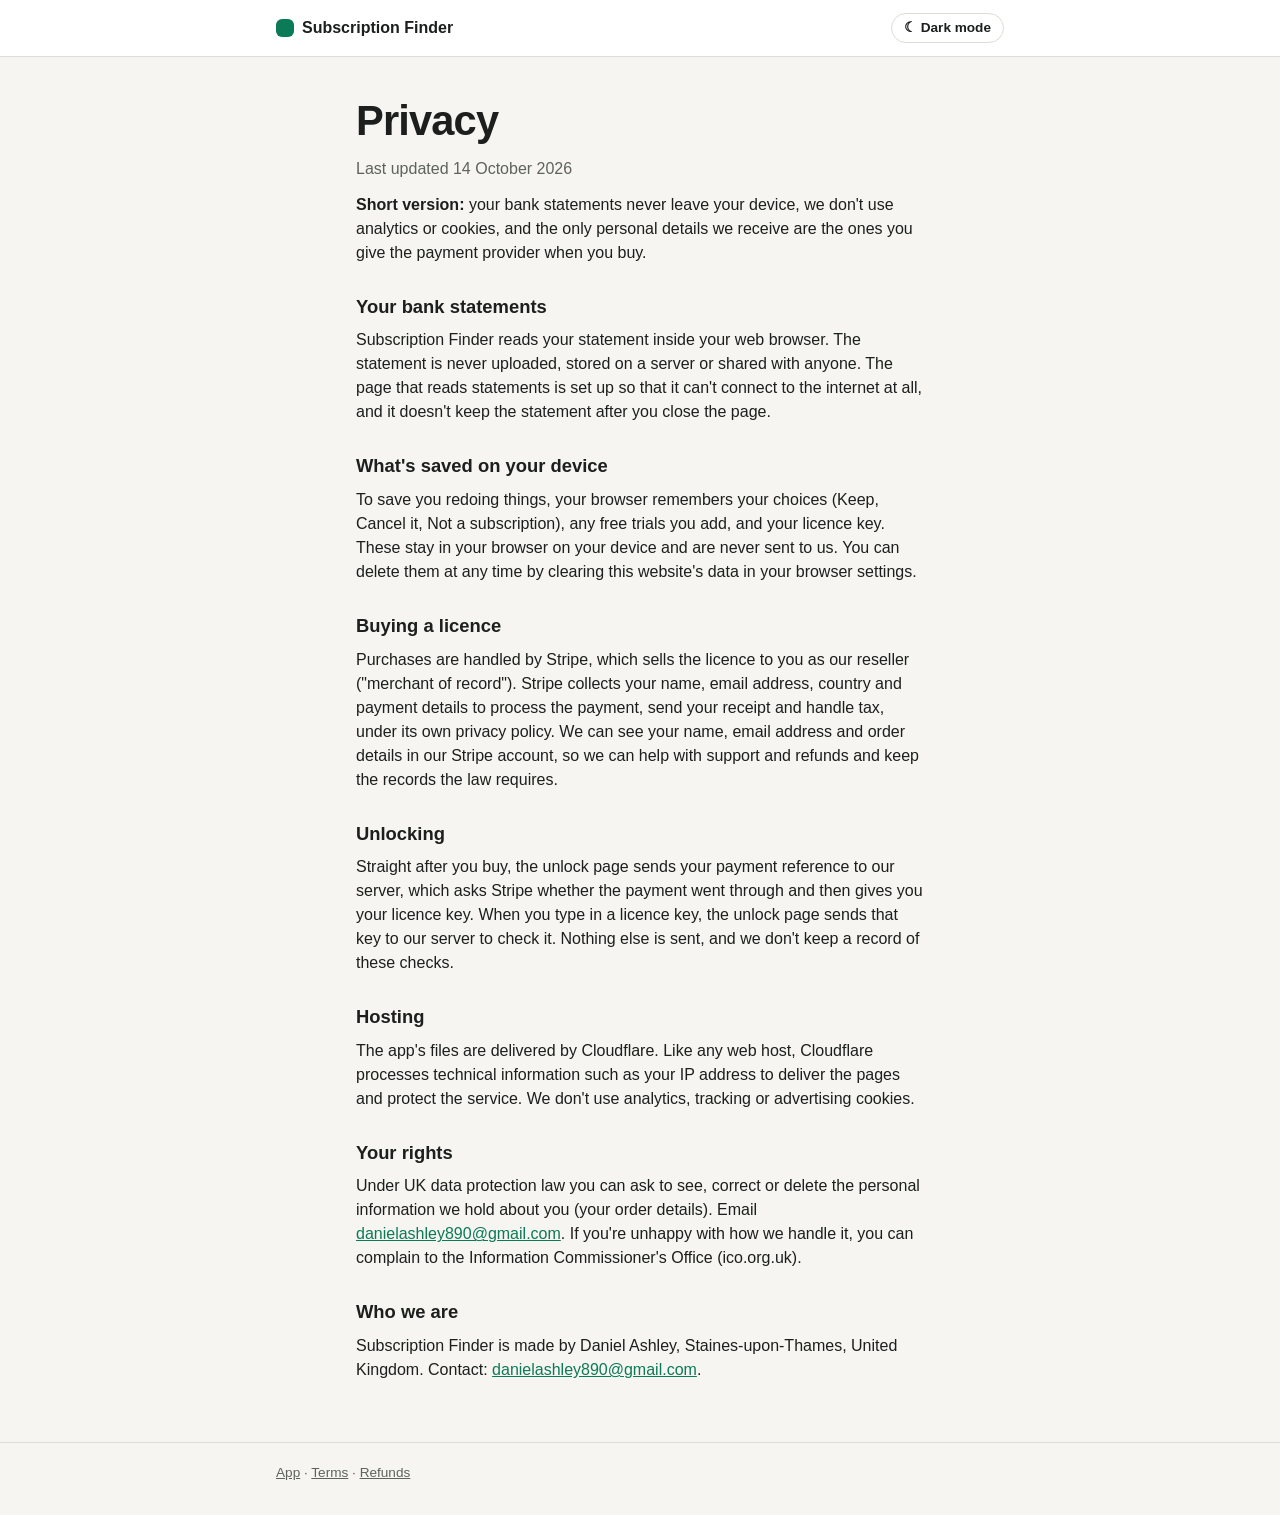
<file: privacy.html>
<!doctype html>
<html lang="en-GB">
<head>
  <meta charset="utf-8">
  <meta name="viewport" content="width=device-width, initial-scale=1">
  <meta http-equiv="Content-Security-Policy" content="default-src 'self'; connect-src 'none'; base-uri 'none'; object-src 'none'">
  <title>Privacy · Subscription Finder</title>
  <link rel="icon" href="icons/icon.svg" type="image/svg+xml">
  <link rel="stylesheet" href="styles.css">
  <script src="theme.js"></script>
</head>
<body>
  <header class="top"><div class="wrap top-inner"><a class="logo" href="index.html"><span class="logo-mark" aria-hidden="true"></span>Subscription Finder</a></div></header>
  <main class="wrap narrow legal">
    <h1>Privacy</h1>
    <p class="muted">Last updated 14 October 2026</p>

    <p><b>Short version:</b> your bank statements never leave your device, we don't use analytics or cookies, and the only personal details we receive are the ones you give the payment provider when you buy.</p>

    <h2>Your bank statements</h2>
    <p>Subscription Finder reads your statement inside your web browser. The statement is never uploaded, stored on a server or shared with anyone. The page that reads statements is set up so that it can't connect to the internet at all, and it doesn't keep the statement after you close the page.</p>

    <h2>What's saved on your device</h2>
    <p>To save you redoing things, your browser remembers your choices (Keep, Cancel it, Not a subscription), any free trials you add, and your licence key. These stay in your browser on your device and are never sent to us. You can delete them at any time by clearing this website's data in your browser settings.</p>

    <h2>Buying a licence</h2>
    <p>Purchases are handled by Stripe, which sells the licence to you as our reseller ("merchant of record"). Stripe collects your name, email address, country and payment details to process the payment, send your receipt and handle tax, under its own privacy policy. We can see your name, email address and order details in our Stripe account, so we can help with support and refunds and keep the records the law requires.</p>

    <h2>Unlocking</h2>
    <p>Straight after you buy, the unlock page sends your payment reference to our server, which asks Stripe whether the payment went through and then gives you your licence key. When you type in a licence key, the unlock page sends that key to our server to check it. Nothing else is sent, and we don't keep a record of these checks.</p>

    <h2>Hosting</h2>
    <p>The app's files are delivered by Cloudflare. Like any web host, Cloudflare processes technical information such as your IP address to deliver the pages and protect the service. We don't use analytics, tracking or advertising cookies.</p>

    <h2>Your rights</h2>
    <p>Under UK data protection law you can ask to see, correct or delete the personal information we hold about you (your order details). Email <a href="mailto:danielashley890@gmail.com">danielashley890@gmail.com</a>. If you're unhappy with how we handle it, you can complain to the Information Commissioner's Office (ico.org.uk).</p>

    <h2>Who we are</h2>
    <p>Subscription Finder is made by Daniel Ashley, Staines-upon-Thames, United Kingdom. Contact: <a href="mailto:danielashley890@gmail.com">danielashley890@gmail.com</a>.</p>
  </main>
  <footer class="foot"><div class="wrap"><a href="index.html">App</a> · <a href="terms.html">Terms</a> · <a href="refunds.html">Refunds</a></div></footer>
</body>
</html>
</file>
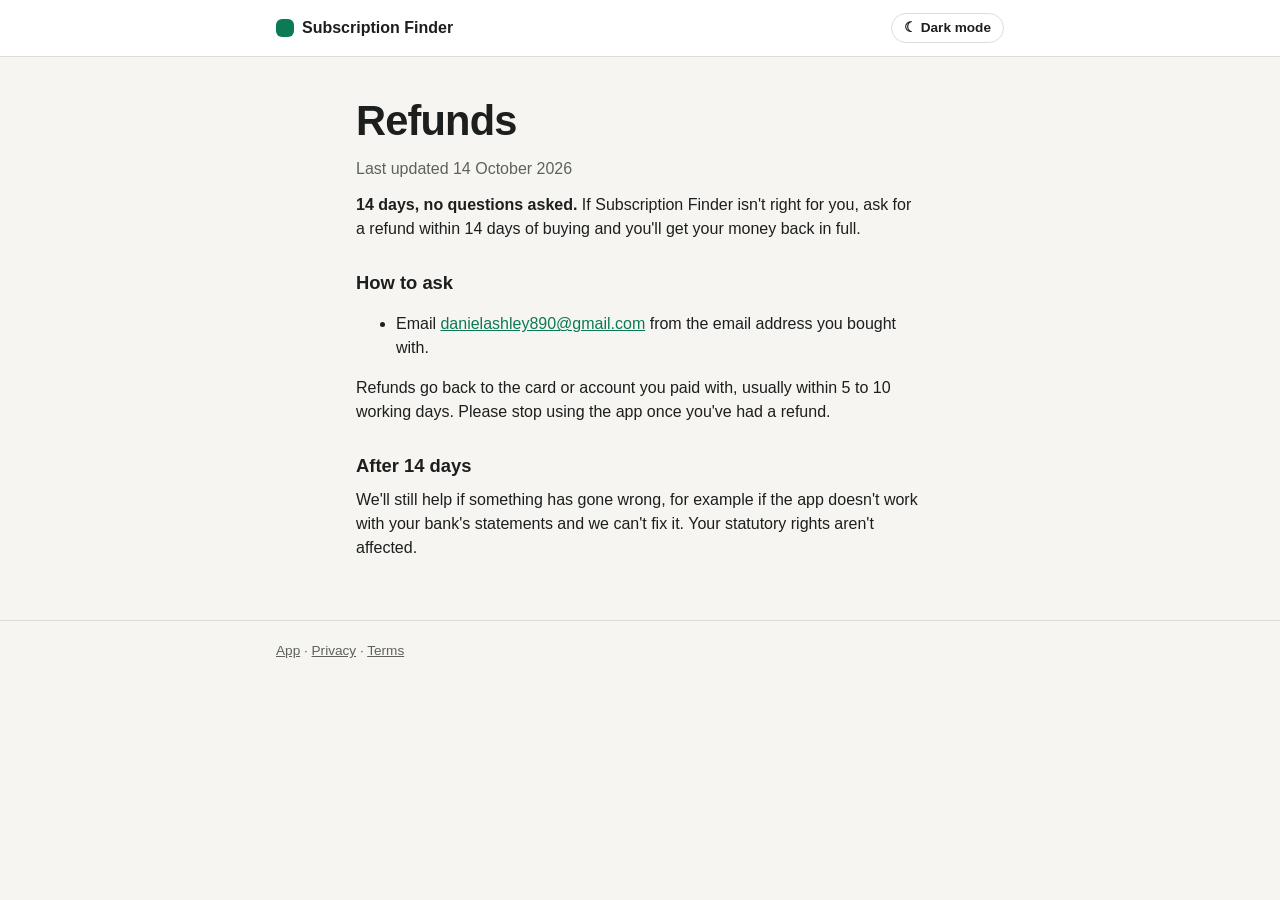
<file: refunds.html>
<!doctype html>
<html lang="en-GB">
<head>
  <meta charset="utf-8">
  <meta name="viewport" content="width=device-width, initial-scale=1">
  <meta http-equiv="Content-Security-Policy" content="default-src 'self'; connect-src 'none'; base-uri 'none'; object-src 'none'">
  <title>Refunds · Subscription Finder</title>
  <link rel="icon" href="icons/icon.svg" type="image/svg+xml">
  <link rel="stylesheet" href="styles.css">
  <script src="theme.js"></script>
</head>
<body>
  <header class="top"><div class="wrap top-inner"><a class="logo" href="index.html"><span class="logo-mark" aria-hidden="true"></span>Subscription Finder</a></div></header>
  <main class="wrap narrow legal">
    <h1>Refunds</h1>
    <p class="muted">Last updated 14 October 2026</p>

    <p><b>14 days, no questions asked.</b> If Subscription Finder isn't right for you, ask for a refund within 14 days of buying and you'll get your money back in full.</p>

    <h2>How to ask</h2>
    <ul>
      <li>Email <a href="mailto:danielashley890@gmail.com">danielashley890@gmail.com</a> from the email address you bought with.</li>
    </ul>
    <p>Refunds go back to the card or account you paid with, usually within 5 to 10 working days. Please stop using the app once you've had a refund.</p>

    <h2>After 14 days</h2>
    <p>We'll still help if something has gone wrong, for example if the app doesn't work with your bank's statements and we can't fix it. Your statutory rights aren't affected.</p>
  </main>
  <footer class="foot"><div class="wrap"><a href="index.html">App</a> · <a href="privacy.html">Privacy</a> · <a href="terms.html">Terms</a></div></footer>
</body>
</html>
</file>
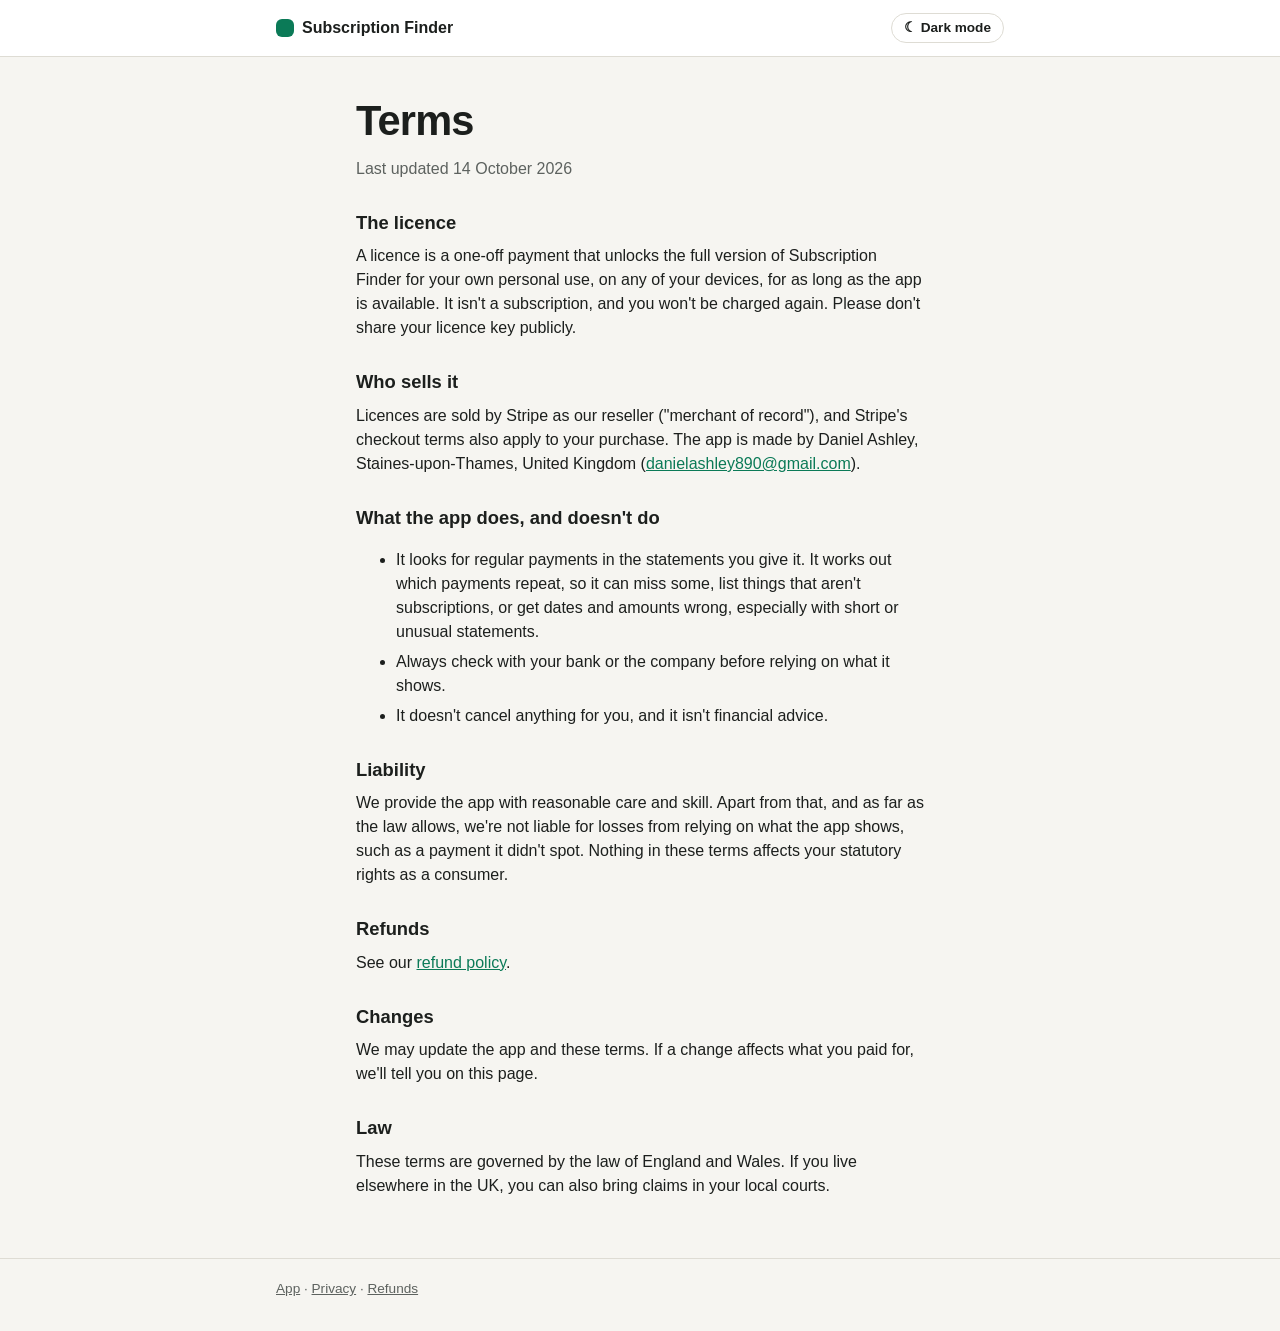
<file: terms.html>
<!doctype html>
<html lang="en-GB">
<head>
  <meta charset="utf-8">
  <meta name="viewport" content="width=device-width, initial-scale=1">
  <meta http-equiv="Content-Security-Policy" content="default-src 'self'; connect-src 'none'; base-uri 'none'; object-src 'none'">
  <title>Terms · Subscription Finder</title>
  <link rel="icon" href="icons/icon.svg" type="image/svg+xml">
  <link rel="stylesheet" href="styles.css">
  <script src="theme.js"></script>
</head>
<body>
  <header class="top"><div class="wrap top-inner"><a class="logo" href="index.html"><span class="logo-mark" aria-hidden="true"></span>Subscription Finder</a></div></header>
  <main class="wrap narrow legal">
    <h1>Terms</h1>
    <p class="muted">Last updated 14 October 2026</p>

    <h2>The licence</h2>
    <p>A licence is a one-off payment that unlocks the full version of Subscription Finder for your own personal use, on any of your devices, for as long as the app is available. It isn't a subscription, and you won't be charged again. Please don't share your licence key publicly.</p>

    <h2>Who sells it</h2>
    <p>Licences are sold by Stripe as our reseller ("merchant of record"), and Stripe's checkout terms also apply to your purchase. The app is made by Daniel Ashley, Staines-upon-Thames, United Kingdom (<a href="mailto:danielashley890@gmail.com">danielashley890@gmail.com</a>).</p>

    <h2>What the app does, and doesn't do</h2>
    <ul>
      <li>It looks for regular payments in the statements you give it. It works out which payments repeat, so it can miss some, list things that aren't subscriptions, or get dates and amounts wrong, especially with short or unusual statements.</li>
      <li>Always check with your bank or the company before relying on what it shows.</li>
      <li>It doesn't cancel anything for you, and it isn't financial advice.</li>
    </ul>

    <h2>Liability</h2>
    <p>We provide the app with reasonable care and skill. Apart from that, and as far as the law allows, we're not liable for losses from relying on what the app shows, such as a payment it didn't spot. Nothing in these terms affects your statutory rights as a consumer.</p>

    <h2>Refunds</h2>
    <p>See our <a href="refunds.html">refund policy</a>.</p>

    <h2>Changes</h2>
    <p>We may update the app and these terms. If a change affects what you paid for, we'll tell you on this page.</p>

    <h2>Law</h2>
    <p>These terms are governed by the law of England and Wales. If you live elsewhere in the UK, you can also bring claims in your local courts.</p>
  </main>
  <footer class="foot"><div class="wrap"><a href="index.html">App</a> · <a href="privacy.html">Privacy</a> · <a href="refunds.html">Refunds</a></div></footer>
</body>
</html>
</file>
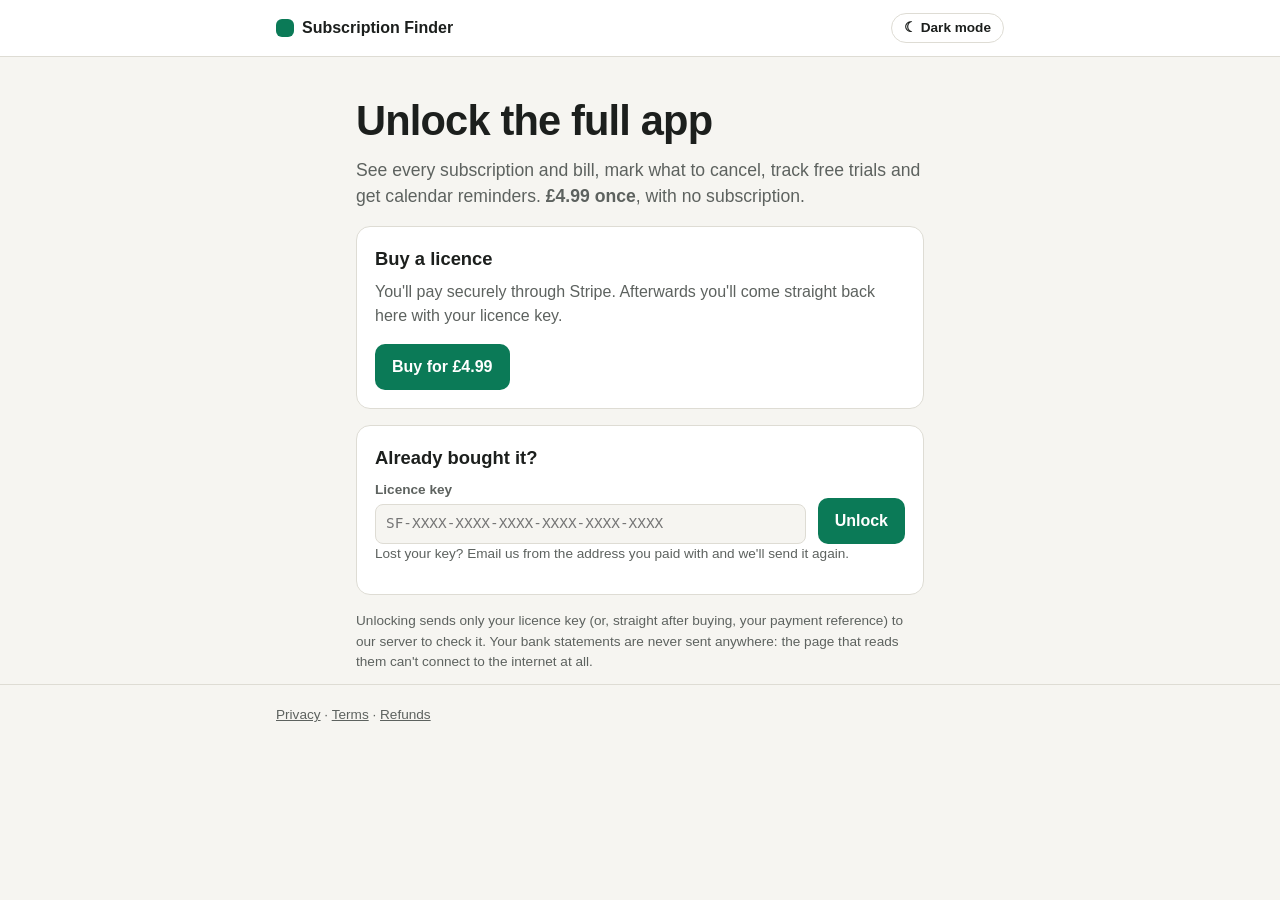
<file: unlock.html>
<!doctype html>
<html lang="en-GB">
<head>
  <meta charset="utf-8">
  <meta name="viewport" content="width=device-width, initial-scale=1">
  <!-- This page may only contact this website's own server, to check payments and keys -->
  <meta http-equiv="Content-Security-Policy" content="default-src 'self'; connect-src 'self'; img-src 'self' data:; form-action 'none'; base-uri 'none'; object-src 'none'">
  <title>Unlock Subscription Finder</title>
  <meta name="description" content="Unlock the full Subscription Finder app: every subscription, cancellation tracking, free trials and reminders. One payment, no subscription.">
  <link rel="canonical" href="{{SITE_URL}}/unlock">
  <meta name="theme-color" content="#0b7a57">
  <link rel="icon" href="icons/icon.svg" type="image/svg+xml">
  <link rel="stylesheet" href="styles.css">
  <script src="theme.js"></script>
</head>
<body>
  <header class="top">
    <div class="wrap top-inner">
      <a class="logo" href="index.html"><span class="logo-mark" aria-hidden="true"></span>Subscription Finder</a>
    </div>
  </header>

  <main class="wrap narrow">
    <!-- Shown when someone comes back from paying -->
    <section id="after-payment" hidden>
      <h1 id="after-title">Confirming your payment…</h1>
      <p id="after-message" class="lead" role="status">This only takes a moment.</p>
      <div id="key-box" class="panel key-box" hidden>
        <h2>Your licence key</h2>
        <p class="key" id="key-text"></p>
        <div class="row">
          <button type="button" class="primary" id="copy">Copy key</button>
          <a class="secondary button" href="index.html">Go to the app</a>
        </div>
        <p class="muted small">This browser is unlocked already. Keep the key somewhere safe, such as your notes or password manager: you'll need it to unlock the app on your other devices.</p>
      </div>
    </section>

    <section id="shop">
      <h1>Unlock the full app</h1>
      <p class="lead">See every subscription and bill, mark what to cancel, track free trials and get calendar reminders. <b><span data-price></span> once</b>, with no subscription.</p>

      <section class="panel">
        <h2>Buy a licence</h2>
        <p class="muted">You'll pay securely through Stripe. Afterwards you'll come straight back here with your licence key.</p>
        <a id="buy" class="primary button" href="#">Buy for <span data-price></span></a>
        <p id="buy-missing" class="muted small" hidden>Buying isn't open yet.</p>
      </section>

      <section class="panel">
        <h2>Already bought it?</h2>
        <form id="unlock-form" class="unlock-form">
          <label class="field" for="key">Licence key
            <input id="key" type="text" autocomplete="off" autocapitalize="characters" spellcheck="false" placeholder="SF-XXXX-XXXX-XXXX-XXXX-XXXX-XXXX" required>
          </label>
          <button type="submit" class="primary">Unlock</button>
        </form>
        <p id="message" role="status" class="message" hidden></p>
        <p class="muted small">Lost your key? Email us from the address you paid with and we'll send it again.</p>
      </section>
    </section>

    <p class="muted small">Unlocking sends only your licence key (or, straight after buying, your payment reference) to our server to check it. Your bank statements are never sent anywhere: the page that reads them can't connect to the internet at all.</p>
  </main>

  <footer class="foot">
    <div class="wrap">
      <a href="privacy.html">Privacy</a> · <a href="terms.html">Terms</a> · <a href="refunds.html">Refunds</a>
    </div>
  </footer>

  <script src="config.js"></script>
  <script src="licence.js"></script>
  <script src="unlock.js"></script>
</body>
</html>
</file>
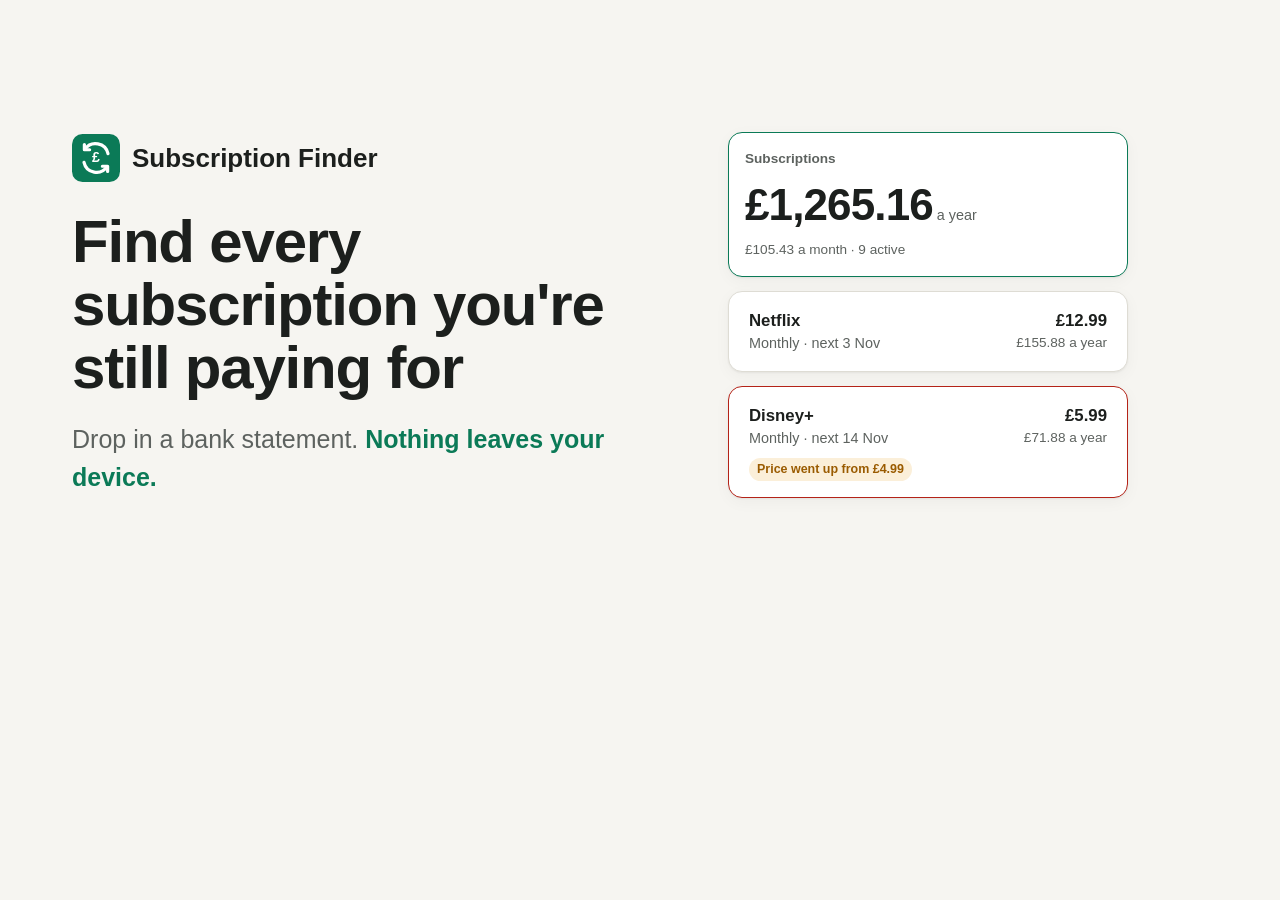
<file: marketing/og-image.html>
<!doctype html>
<html><head><meta charset="utf-8"><link rel="stylesheet" href="../styles.css">
<style>
  html, body { width: 1200px; height: 630px; margin: 0; overflow: hidden; }
  body { background: var(--bg); display: flex; align-items: center; gap: 56px; padding: 0 72px; box-sizing: border-box; }
  .copy { flex: 1; }
  .brand { display: flex; align-items: center; gap: 12px; font-weight: 700; font-size: 26px; margin-bottom: 28px; }
  .brand img { width: 48px; height: 48px; }
  h1 { font-size: 60px; line-height: 1.05; margin: 0 0 22px; }
  .sub { font-size: 25px; color: var(--muted); margin: 0; }
  .lock { color: var(--accent); font-weight: 700; }
  .stack { width: 400px; display: grid; gap: 14px; }
  .tile-value { font-size: 44px; }
  .card { padding: 16px 20px; }
</style></head>
<body>
  <div class="copy">
    <div class="brand"><img src="../icons/icon.svg" alt="">Subscription Finder</div>
    <h1>Find every subscription you're still paying for</h1>
    <p class="sub">Drop in a bank statement. <span class="lock">Nothing leaves your device.</span></p>
  </div>
  <div class="stack">
    <div class="tile tile-main"><span class="tile-label">Subscriptions</span><span class="tile-value">£1,265.16<small> a year</small></span><span class="tile-sub">£105.43 a month · 9 active</span></div>
    <div class="card"><div class="card-main"><div class="card-name"><strong>Netflix</strong><span class="card-when">Monthly · next 3 Nov</span></div><div class="card-price"><strong>£12.99</strong><span>£155.88 a year</span></div></div></div>
    <div class="card is-cancel"><div class="card-main"><div class="card-name"><strong>Disney+</strong><span class="card-when">Monthly · next 14 Nov</span></div><div class="card-price"><strong>£5.99</strong><span>£71.88 a year</span></div></div><div class="badges"><span class="badge badge-warn">Price went up from £4.99</span></div></div>
  </div>
</body></html>
</file>
<file: styles.css>
:root {
  --bg: #f6f5f1;
  --surface: #ffffff;
  --surface-2: #f0efe9;
  --text: #1c1f1d;
  --muted: #5d625f;
  --border: #dedcd4;
  --accent: #0b7a57;
  --accent-text: #ffffff;
  --accent-soft: #e2f3ec;
  --warn: #9a5b00;
  --warn-soft: #fbefd9;
  --danger: #b42318;
  --danger-soft: #fdecea;
  --radius: 14px;
  --shadow: 0 1px 2px rgb(0 0 0 / 0.05), 0 4px 16px rgb(0 0 0 / 0.04);
  color-scheme: light dark;
}

@media (prefers-color-scheme: dark) {
  :root:not([data-theme="light"]) {
    --bg: #121413;
    --surface: #1b1e1c;
    --surface-2: #232724;
    --text: #ecefec;
    --muted: #a3aaa5;
    --border: #2f3431;
    --accent: #3ccf96;
    --accent-text: #0b1a13;
    --accent-soft: #163327;
    --warn: #f0b252;
    --warn-soft: #33270f;
    --danger: #ff8a7d;
    --danger-soft: #3a1c19;
    --shadow: none;
  }
}

:root[data-theme="dark"] {
  --bg: #121413;
  --surface: #1b1e1c;
  --surface-2: #232724;
  --text: #ecefec;
  --muted: #a3aaa5;
  --border: #2f3431;
  --accent: #3ccf96;
  --accent-text: #0b1a13;
  --accent-soft: #163327;
  --warn: #f0b252;
  --warn-soft: #33270f;
  --danger: #ff8a7d;
  --danger-soft: #3a1c19;
  --shadow: none;
}

* { box-sizing: border-box; }

body {
  margin: 0;
  background: var(--bg);
  color: var(--text);
  font: 16px/1.5 -apple-system, BlinkMacSystemFont, "Segoe UI", Roboto, "Helvetica Neue", Arial, sans-serif;
  -webkit-font-smoothing: antialiased;
}

.wrap {
  max-width: 760px;
  margin: 0 auto;
  padding: 0 16px;
}

h1 { font-size: clamp(1.8rem, 5vw, 2.6rem); line-height: 1.15; letter-spacing: -0.02em; margin: 40px 0 12px; }
h2 { font-size: 1.15rem; margin: 0 0 8px; }
p { margin: 0 0 12px; }
b, strong { font-weight: 650; }

button { font: inherit; cursor: pointer; }
button:focus-visible, .drop:focus-visible, input:focus-visible, select:focus-visible, summary:focus-visible {
  outline: 3px solid var(--accent);
  outline-offset: 2px;
}

/* Header */
.top { border-bottom: 1px solid var(--border); background: var(--surface); }
.top-inner { display: flex; justify-content: space-between; align-items: center; gap: 12px; min-height: 56px; flex-wrap: wrap; }
.logo { display: flex; align-items: center; gap: 8px; font-weight: 700; }
.logo-mark { width: 18px; height: 18px; border-radius: 6px; background: var(--accent); }
.private { display: inline-flex; align-items: center; gap: 6px; color: var(--accent); font-size: 0.85rem; font-weight: 600; }

/* Start screen */
.lead { font-size: 1.1rem; color: var(--muted); max-width: 60ch; }

.drop {
  display: flex;
  flex-direction: column;
  align-items: center;
  gap: 4px;
  margin: 28px 0 8px;
  padding: 40px 20px;
  border: 2px dashed var(--border);
  border-radius: var(--radius);
  background: var(--surface);
  text-align: center;
  cursor: pointer;
  transition: border-color 0.15s, background 0.15s;
}
.drop:hover, .drop.over { border-color: var(--accent); background: var(--accent-soft); }
.drop-title { font-size: 1.2rem; font-weight: 700; }
.drop-sub { color: var(--muted); }
.drop-hint { color: var(--muted); font-size: 0.85rem; margin-top: 8px; }

.or { text-align: center; }

.link {
  background: none;
  border: 0;
  padding: 4px 2px;
  color: var(--accent);
  font-weight: 600;
  text-decoration: underline;
  text-underline-offset: 3px;
}

.primary, .secondary {
  border-radius: 10px;
  padding: 10px 16px;
  font-weight: 650;
  border: 1px solid transparent;
}
.primary { background: var(--accent); color: var(--accent-text); }
.primary:disabled { opacity: 0.5; cursor: default; }
.secondary { background: var(--surface); color: var(--text); border-color: var(--border); }
.secondary:hover { border-color: var(--accent); }

.error { background: var(--danger-soft); color: var(--danger); padding: 12px 16px; border-radius: 10px; margin: 16px 0; }
.notice { background: var(--warn-soft); color: var(--warn); padding: 10px 14px; border-radius: 10px; }

.how { margin: 28px 0 8px; background: var(--surface); border: 1px solid var(--border); border-radius: var(--radius); padding: 14px 18px; }
.how summary { cursor: pointer; font-weight: 650; }
.how ol { padding-left: 20px; }

.promises { list-style: none; padding: 0; margin: 24px 0 48px; display: grid; gap: 12px; grid-template-columns: repeat(auto-fit, minmax(200px, 1fr)); }
.promises li { background: var(--surface); border: 1px solid var(--border); border-radius: var(--radius); padding: 14px 16px; color: var(--muted); font-size: 0.95rem; }
.promises b { display: block; color: var(--text); }

/* Column mapping */
.panel { background: var(--surface); border: 1px solid var(--border); border-radius: var(--radius); padding: 18px; margin: 16px 0; }
.table-scroll { overflow-x: auto; margin-bottom: 14px; }
.preview { border-collapse: collapse; font-size: 0.8rem; }
.preview td { border: 1px solid var(--border); padding: 4px 8px; white-space: nowrap; }
.fields { display: flex; flex-wrap: wrap; gap: 12px; margin-bottom: 14px; }
.field { display: flex; flex-direction: column; gap: 4px; font-size: 0.85rem; font-weight: 600; color: var(--muted); flex: 1 1 160px; }
.field input, .field select {
  font: inherit;
  font-weight: 400;
  color: var(--text);
  background: var(--bg);
  border: 1px solid var(--border);
  border-radius: 8px;
  padding: 8px 10px;
  min-width: 0;
}
.row { display: flex; flex-wrap: wrap; gap: 12px; align-items: center; }

/* Results */
#results { padding-bottom: 64px; }
.results-head { display: flex; justify-content: space-between; align-items: center; gap: 12px; flex-wrap: wrap; margin: 28px 0 16px; }
.covers { color: var(--muted); margin: 0; font-size: 0.9rem; }

.tiles { display: grid; gap: 12px; grid-template-columns: repeat(auto-fit, minmax(190px, 1fr)); margin-bottom: 28px; }
.tile { background: var(--surface); border: 1px solid var(--border); border-radius: var(--radius); padding: 16px; display: flex; flex-direction: column; gap: 2px; box-shadow: var(--shadow); }
.tile-label { color: var(--muted); font-size: 0.85rem; font-weight: 600; }
.tile-value { font-size: 1.7rem; font-weight: 750; letter-spacing: -0.02em; font-variant-numeric: tabular-nums; }
.tile-value small { font-size: 0.9rem; font-weight: 500; color: var(--muted); letter-spacing: 0; }
.tile-sub { color: var(--muted); font-size: 0.85rem; }
.tile-main { border-color: var(--accent); }
.tile-save { background: var(--accent-soft); border-color: var(--accent); }
.tile-save .tile-value { color: var(--accent); }

.group { margin-bottom: 28px; }
details.group > summary { cursor: pointer; list-style: none; }
details.group > summary::-webkit-details-marker { display: none; }
details.group > summary h2 { display: inline; }
details.group > summary::before { content: "\25B8"; display: inline-block; width: 1.2em; color: var(--muted); transition: transform 0.15s; }
details.group[open] > summary::before { transform: rotate(90deg); }
details.group > summary + * { margin-top: 10px; }

.muted { color: var(--muted); }
.small { font-size: 0.85rem; }

.cards { list-style: none; padding: 0; margin: 0; display: grid; gap: 10px; }
.card { background: var(--surface); border: 1px solid var(--border); border-radius: var(--radius); padding: 14px 16px; box-shadow: var(--shadow); }
.card.is-cancel { border-color: var(--danger); }
.card.is-keep { border-color: var(--accent); }
.card.is-ignore { opacity: 0.7; }
.card-main { display: flex; justify-content: space-between; gap: 12px; }
.card-name { display: flex; flex-direction: column; min-width: 0; }
.card-name strong { font-size: 1.05rem; overflow-wrap: anywhere; }
.card-when { color: var(--muted); font-size: 0.9rem; }
.card-price { display: flex; flex-direction: column; align-items: flex-end; text-align: right; font-variant-numeric: tabular-nums; white-space: nowrap; }
.card-price strong { font-size: 1.05rem; }
.card-price span { color: var(--muted); font-size: 0.85rem; }

.badges { display: flex; flex-wrap: wrap; gap: 6px; margin-top: 8px; }
.badge { font-size: 0.78rem; font-weight: 600; padding: 2px 8px; border-radius: 999px; background: var(--surface-2); color: var(--muted); }
.badge-warn { background: var(--warn-soft); color: var(--warn); }

.saving { color: var(--danger); font-weight: 600; font-size: 0.9rem; margin: 8px 0 0; }

.actions { display: flex; flex-wrap: wrap; gap: 6px; margin-top: 12px; }
.choice { background: var(--surface); border: 1px solid var(--border); border-radius: 999px; padding: 5px 12px; font-size: 0.85rem; font-weight: 600; color: var(--text); }
.choice:hover { border-color: var(--muted); }
.choice-keep[aria-pressed="true"] { background: var(--accent-soft); border-color: var(--accent); color: var(--accent); }
.choice-cancel[aria-pressed="true"] { background: var(--danger-soft); border-color: var(--danger); color: var(--danger); }
.choice-ignore[aria-pressed="true"] { background: var(--surface-2); }

.charges { margin-top: 10px; font-size: 0.85rem; color: var(--muted); }
.charges summary { cursor: pointer; width: fit-content; }
.charges ul { list-style: none; padding: 0; margin: 8px 0 0; display: grid; gap: 4px; }
.charges li { display: grid; grid-template-columns: 7.5em 1fr auto; gap: 10px; font-variant-numeric: tabular-nums; }
.charges .desc { overflow: hidden; text-overflow: ellipsis; white-space: nowrap; }

.trials { list-style: none; padding: 0; margin: 0 0 12px; display: grid; gap: 6px; }
.trials li { display: flex; justify-content: space-between; align-items: center; gap: 12px; background: var(--surface); border: 1px solid var(--border); border-radius: 10px; padding: 8px 12px; }
.trial-form { display: flex; flex-wrap: wrap; gap: 12px; align-items: flex-end; background: var(--surface); border: 1px solid var(--border); border-radius: var(--radius); padding: 14px; }
.trial-form .field { flex: 1 1 140px; }

.remind { background: var(--surface); border: 1px solid var(--border); border-radius: var(--radius); padding: 18px; }
.remind .primary { margin: 4px 0 10px; }

@media (max-width: 480px) {
  .charges li { grid-template-columns: 1fr auto; }
  .charges .desc { display: none; }
}

/* Shop */
a { color: var(--accent); }
.logo { color: var(--text); text-decoration: none; }
.top-inner .private { margin-left: auto; }
.unlock-link { background: var(--accent); color: var(--accent-text); border-radius: 999px; padding: 4px 12px; font-size: 0.85rem; font-weight: 700; text-decoration: none; }
.button { display: inline-block; text-decoration: none; }

.tile-unlock { text-decoration: none; color: var(--text); border: 2px dashed var(--accent); background: var(--accent-soft); }
.tile-unlock .tile-value { color: var(--accent); }
.tile-unlock:hover { border-style: solid; }

.locked { position: relative; background: var(--surface); border: 1px solid var(--accent); border-radius: var(--radius); padding: 18px; margin-bottom: 28px; box-shadow: var(--shadow); }
.ghosts { display: grid; gap: 8px; margin-bottom: 16px; filter: blur(3px); opacity: 0.6; }
.ghost { display: flex; justify-content: space-between; border: 1px solid var(--border); border-radius: 10px; padding: 14px; }
.ghost span { display: block; height: 12px; border-radius: 6px; background: var(--muted); }
.ghost span:first-child { width: 38%; }
.ghost span:last-child { width: 16%; }
.locked-list { padding-left: 20px; margin: 0 0 12px; }
.locked-list li { margin-bottom: 2px; font-weight: 600; }

.narrow { max-width: 600px; }
.panel .primary.button { margin-top: 4px; }
.unlock-form { display: flex; flex-wrap: wrap; gap: 12px; align-items: flex-end; }
.unlock-form .field { flex: 1 1 260px; }
.unlock-form input { font-family: ui-monospace, SFMono-Regular, Menlo, monospace; font-size: 0.9rem; }
.message { margin: 12px 0 0; padding: 10px 14px; border-radius: 10px; }
.message-ok { background: var(--accent-soft); color: var(--accent); font-weight: 600; }
.message-error { background: var(--danger-soft); color: var(--danger); }
.message-info { background: var(--surface-2); color: var(--muted); }

.foot { border-top: 1px solid var(--border); padding: 20px 0 32px; font-size: 0.85rem; color: var(--muted); }
.foot a { color: var(--muted); }

.legal { padding-bottom: 48px; }
.legal h2 { margin-top: 28px; }
.legal li { margin-bottom: 6px; }

[hidden] { display: none !important; }

.key-box { margin-top: 20px; }
.key { font-family: ui-monospace, SFMono-Regular, Menlo, monospace; font-size: clamp(1rem, 4.2vw, 1.35rem); font-weight: 700; letter-spacing: 0.04em; background: var(--surface-2); border-radius: 10px; padding: 12px 14px; overflow-wrap: anywhere; user-select: all; }

/* Paid statement scanning */
.drop-lock { margin-top: 10px; font-size: 0.85rem; font-weight: 700; color: var(--accent); background: var(--accent-soft); border-radius: 999px; padding: 4px 12px; }
.drop-lock::before { content: "\1F512\FE0E  "; }
.paywall { border-color: var(--accent); }
.demo-banner { display: flex; flex-wrap: wrap; align-items: center; justify-content: space-between; gap: 12px; margin: 24px 0 0; padding: 14px 16px; border-radius: var(--radius); background: var(--warn-soft); color: var(--text); }
.demo-banner p { margin: 0; flex: 1 1 280px; }

/* Light / dark switch */
:root[data-theme="light"] { color-scheme: light; }
:root[data-theme="dark"] { color-scheme: dark; }
.theme-toggle { display: inline-flex; align-items: center; gap: 6px; background: var(--surface); color: var(--text); border: 1px solid var(--border); border-radius: 999px; padding: 4px 12px; font-size: 0.85rem; font-weight: 600; }
.theme-toggle:hover { border-color: var(--accent); }
.top-inner > .logo + .theme-toggle { margin-left: auto; }
</file>
